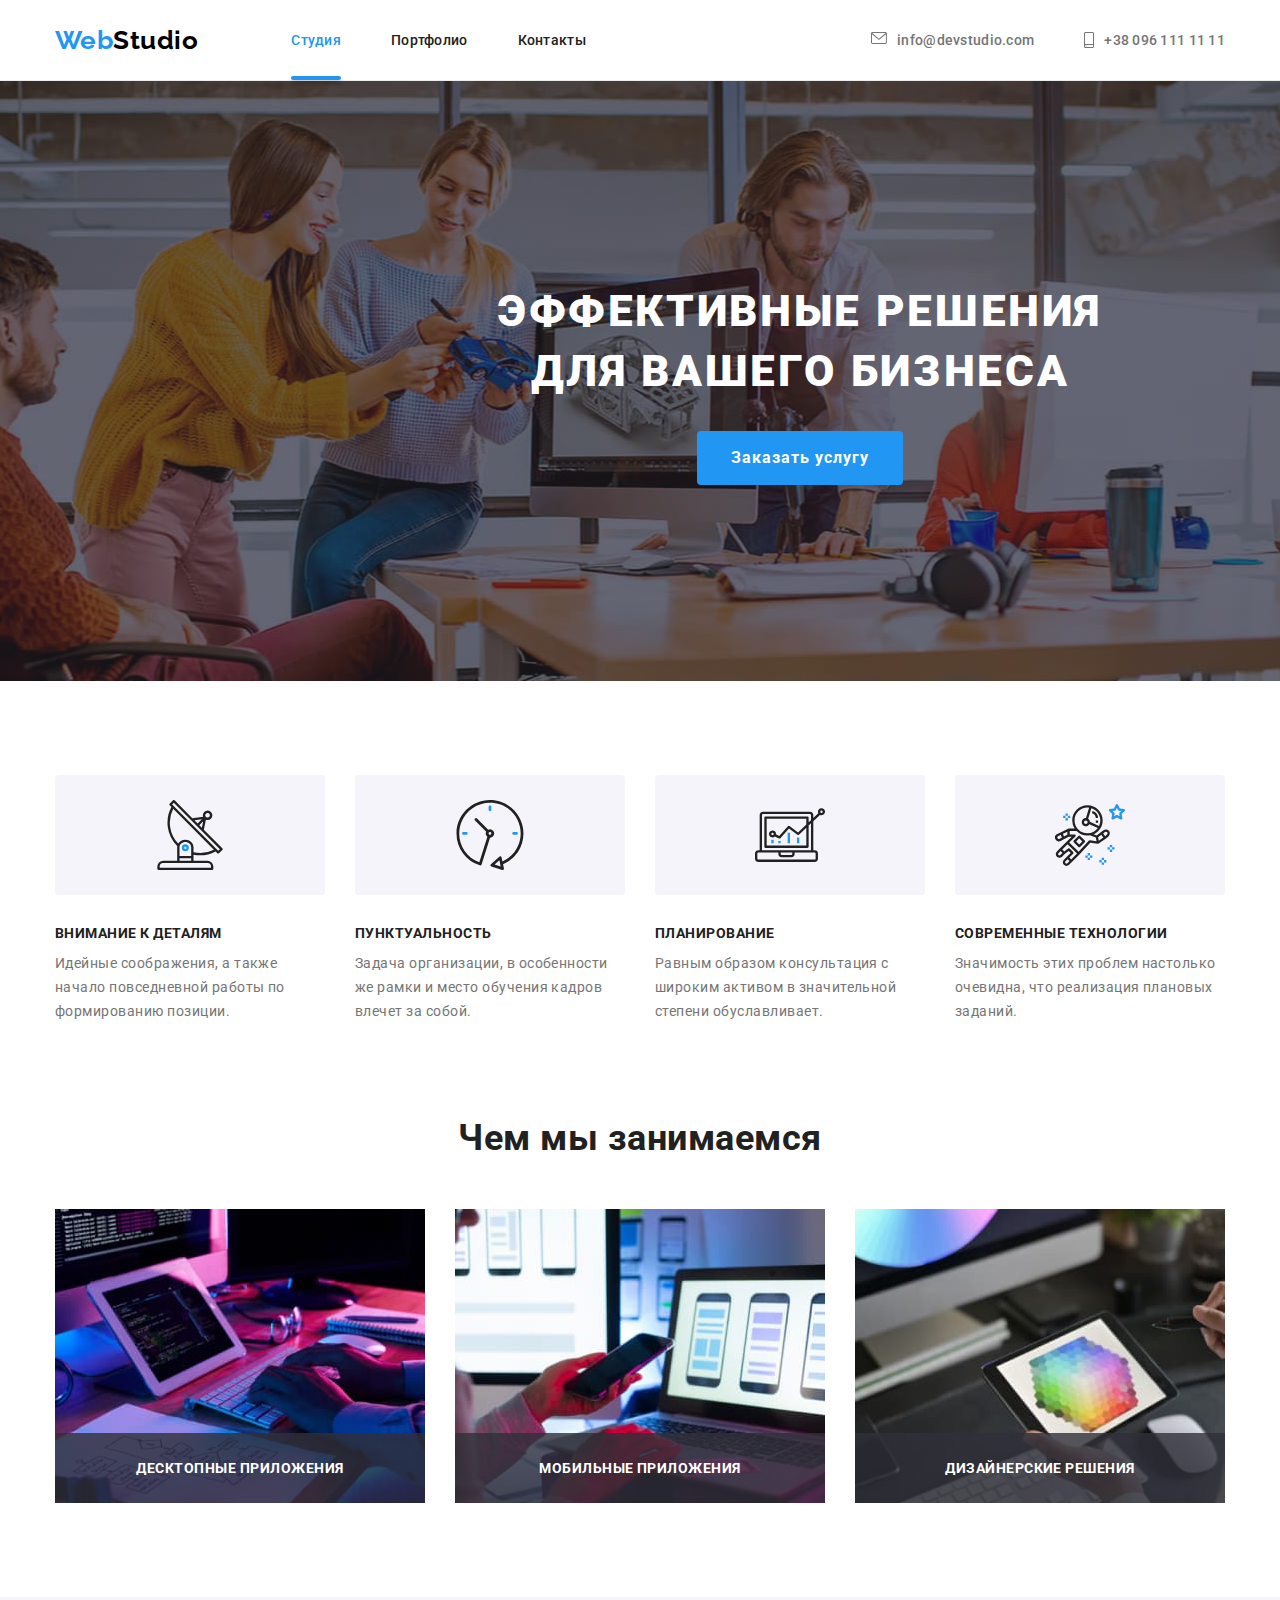
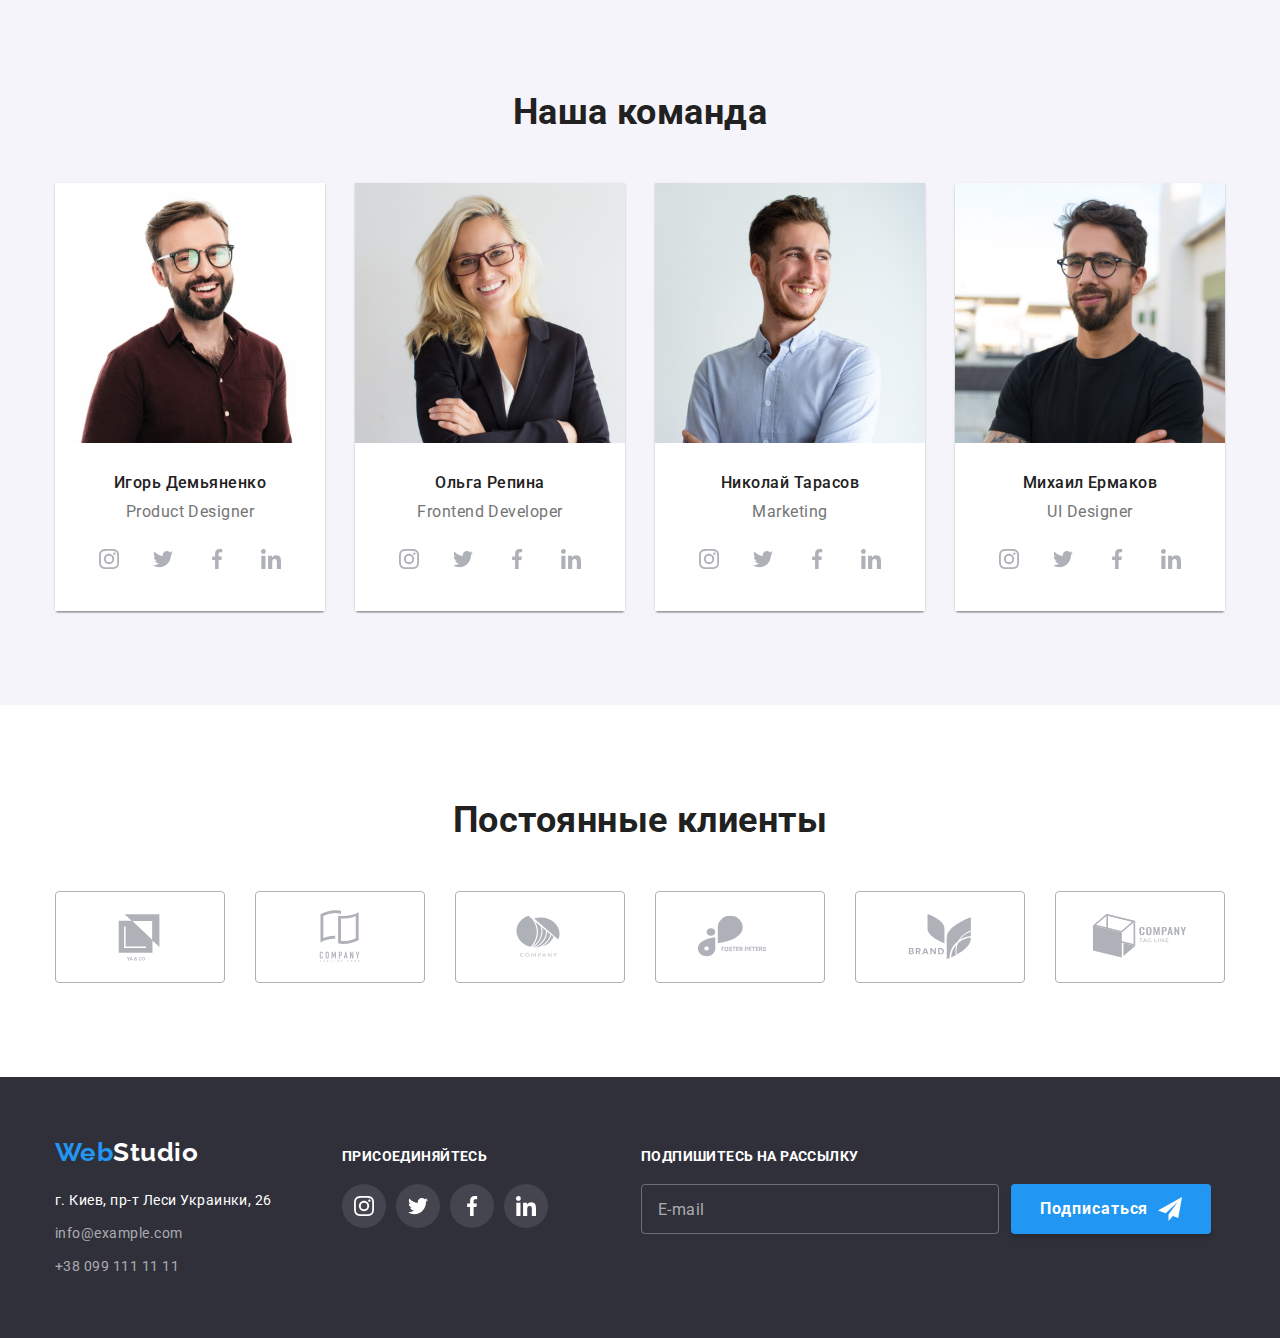
<file: index.html>
<!DOCTYPE html>
<html lang="ru">
  <head>
    <meta charset="UTF-8" />
    <meta http-equiv="X-UA-Compatible" content="IE=edge" />
    <meta name="viewport" content="width=device-width, initial-scale=1.0" />
    <title>WebStudio</title>
    <link rel="preconnect" href="https://fonts.googleapis.com" />
    <link rel="preconnect" href="https://fonts.gstatic.com" crossorigin />
    <link
      href="https://fonts.googleapis.com/css2?family=Raleway:wght@700&family=Roboto:wght@400;500;700;900&display=swap"
      rel="stylesheet"
    />
    <link rel="stylesheet" href="./css/main.min.css" />
  </head>
  <body>
    <!-- Шапка -->
    <header class="head">
      <div class="container head--row">
        <nav class="navigation">
          <a class="logo link" href="./index.html" lang="en"
            ><span class="logo--color logo">Web</span>Studio</a
          >
          <ul class="head__list navigation__menu">
            <li class="head__item">
              <a class="head__title link current" href="./index.html">Студия</a>
            </li>
            <li class="head__item">
              <a class="head__title link" href="./portfolio.html">Портфолио</a>
            </li>
            <li class="head__item">
              <a class="head__title link" href="">Контакты</a>
            </li>
          </ul>
        </nav>
        <ul class="head__list">
          <li class="head__item">
            <a class="head__contact link" href="mailto:info@devstudio.com">
              <svg class="head__icon" width="16" height="12">
                <use href="./images/icons.svg#icon-envelope"></use>
              </svg>
              info@devstudio.com</a
            >
          </li>
          <li class="head__item">
            <a class="head__contact link" href="tel:+380961111111">
              <svg class="head__icon" width="10" height="16">
                <use href="./images/icons.svg#icon-smartphone"></use>
              </svg>
              +38 096 111 11 11</a
            >
          </li>
        </ul>
      </div>
    </header>
    <main>
      <!-- Секция герой -->
      <section class="hero">
        <div class="container">
          <h1 class="hero__title">
            Эффективные решения <br />
            для вашего бизнеса
          </h1>
          <button class="hero__button" type="button" data-modal-open>
            Заказать услугу
          </button>
        </div>
      </section>
      <!-- Секция без заголовка -->
      <section class="values section">
        <div class="container">
          <h2 class="visually-hidden">Ценности нашей компании</h2>
          <ul class="values__list">
            <li class="values__item list">
              <div class="values__icons">
                <svg width="70" height="70">
                  <use href="./images/icons.svg#icon-antenna"></use>
                </svg>
              </div>
              <h3 class="values__title sub-title">Внимание к деталям</h3>
              <p class="values__text">
                Идейные соображения, а также начало повседневной работы по
                формированию позиции.
              </p>
            </li>
            <li class="values__item list">
              <div class="values__icons">
                <svg width="70" height="70">
                  <use href="./images/icons.svg#icon-clock"></use>
                </svg>
              </div>
              <h3 class="values__title sub-title">Пунктуальность</h3>
              <p class="values__text">
                Задача организации, в особенности же рамки и место обучения
                кадров влечет за собой.
              </p>
            </li>
            <li class="values__item list">
              <div class="values__icons">
                <svg width="70" height="70">
                  <use href="./images/icons.svg#icon-diagram"></use>
                </svg>
              </div>
              <h3 class="values__title sub-title">Планирование</h3>
              <p class="values__text">
                Равным образом консультация с широким активом в значительной
                степени обуславливает.
              </p>
            </li>
            <li class="values__item list">
              <div class="values__icons">
                <svg width="70" height="70">
                  <use href="./images/icons.svg#icon-astronaut"></use>
                </svg>
              </div>
              <h3 class="values__title sub-title">Современные технологии</h3>
              <p class="values__text">
                Значимость этих проблем настолько очевидна, что реализация
                плановых заданий.
              </p>
            </li>
          </ul>
        </div>
      </section>
      <!-- Чем занимаемся -->
      <section class="doing section">
        <div class="container">
          <h2 class="section-title">Чем мы занимаемся</h2>
          <ul class="doing__list">
            <li class="doing__item list">
              <img
                class="image"
                width="370"
                src="./images/img-1-section-2.jpg"
                alt="Изображение работы с планшетом и компьютером"
              />
              <h3 class="doing__title sub-title">Десктопные приложения</h3>
            </li>
            <li class="doing__item list">
              <img
                class="image"
                width="370"
                src="./images/img-2-section-2.jpg"
                alt="Изображение работы с ноутбуком и телефоном"
              />
              <h3 class="doing__title sub-title">Мобильные приложения</h3>
            </li>
            <li class="doing__item list">
              <img
                class="image"
                width="370"
                src="./images/img-3-section-2.jpg"
                alt="Изображение работы с планшетом"
              />
              <h3 class="doing__title sub-title">Дизайнерские решения</h3>
            </li>
          </ul>
        </div>
      </section>
      <!-- Наша команда -->
      <section class="team section">
        <div class="container">
          <h2 class="section-title">Наша команда</h2>
          <ul class="team__list">
            <li class="team__item list">
              <img
                class="image"
                width="270"
                src="./images/img-product-designer.jpg"
                alt="Фото Игорь Демьяненко"
              />
              <div class="team-member">
                <h3 class="team-member__title">Игорь Демьяненко</h3>
                <p class="team-member__text" lang="en">Product Designer</p>
                <ul class="team-member__connect">
                  <li class="list">
                    <a
                      class="team-member__soc link"
                      href="https://www.instagram.com"
                      target="_blank"
                      rel="noopener noreferrer"
                    >
                      <svg class="team-member__icon" width="20" height="20">
                        <use href="./images/icons.svg#icon-instagram"></use>
                      </svg>
                    </a>
                  </li>
                  <li class="list">
                    <a
                      class="team-member__soc link"
                      href="https://www.twitter.com"
                      target="_blank"
                      rel="noopener noreferrer"
                    >
                      <svg class="team-member__icon" width="20" height="20">
                        <use href="./images/icons.svg#icon-twitter"></use>
                      </svg>
                    </a>
                  </li>
                  <li class="list">
                    <a
                      class="team-member__soc link"
                      href="https://www.facebook.com"
                      target="_blank"
                      rel="noopener noreferrer"
                    >
                      <svg class="team-member__icon" width="20" height="20">
                        <use href="./images/icons.svg#icon-facebook"></use>
                      </svg>
                    </a>
                  </li>
                  <li class="list">
                    <a
                      class="team-member__soc link"
                      href="https://www.linkedin.com"
                      target="_blank"
                      rel="noopener noreferrer"
                    >
                      <svg class="team-member__icon" width="20" height="20">
                        <use href="./images/icons.svg#icon-linkedin"></use>
                      </svg>
                    </a>
                  </li>
                </ul>
              </div>
            </li>
            <li class="team__item list">
              <img
                class="image"
                width="270"
                src="./images/img-frontend-developer.jpg"
                alt="Фото Ольга Репина"
              />
              <div class="team-member">
                <h3 class="team-member__title">Ольга Репина</h3>
                <p class="team-member__text" lang="en">Frontend Developer</p>
                <ul class="team-member__connect">
                  <li class="list">
                    <a
                      class="team-member__soc link"
                      href="https://www.instagram.com"
                      target="_blank"
                      rel="noopener noreferrer"
                    >
                      <svg class="team-member__icon" width="20" height="20">
                        <use href="./images/icons.svg#icon-instagram"></use>
                      </svg>
                    </a>
                  </li>
                  <li class="list">
                    <a
                      class="team-member__soc link"
                      href="https://www.twitter.com"
                      target="_blank"
                      rel="noopener noreferrer"
                    >
                      <svg class="team-member__icon" width="20" height="20">
                        <use href="./images/icons.svg#icon-twitter"></use>
                      </svg>
                    </a>
                  </li>
                  <li class="list">
                    <a
                      class="team-member__soc link"
                      href="https://www.facebook.com"
                      target="_blank"
                      rel="noopener noreferrer"
                    >
                      <svg class="team-member__icon" width="20" height="20">
                        <use href="./images/icons.svg#icon-facebook"></use>
                      </svg>
                    </a>
                  </li>
                  <li class="list">
                    <a
                      class="team-member__soc link"
                      href="https://www.linkedin.com"
                      target="_blank"
                      rel="noopener noreferrer"
                    >
                      <svg class="team-member__icon" width="20" height="20">
                        <use href="./images/icons.svg#icon-linkedin"></use>
                      </svg>
                    </a>
                  </li>
                </ul>
              </div>
            </li>
            <li class="team__item list">
              <img
                class="image"
                width="270"
                src="./images/img-marketing.jpg"
                alt="Фото Николай Тарасов"
              />
              <div class="team-member">
                <h3 class="team-member__title">Николай Тарасов</h3>
                <p class="team-member__text" lang="en">Marketing</p>
                <ul class="team-member__connect">
                  <li class="list">
                    <a
                      class="team-member__soc link"
                      href="https://www.instagram.com"
                      target="_blank"
                      rel="noopener noreferrer"
                    >
                      <svg class="team-member__icon" width="20" height="20">
                        <use href="./images/icons.svg#icon-instagram"></use>
                      </svg>
                    </a>
                  </li>
                  <li class="list">
                    <a
                      class="team-member__soc link"
                      href="https://www.twitter.com"
                      target="_blank"
                      rel="noopener noreferrer"
                    >
                      <svg class="team-member__icon" width="20" height="20">
                        <use href="./images/icons.svg#icon-twitter"></use>
                      </svg>
                    </a>
                  </li>
                  <li class="list">
                    <a
                      class="team-member__soc link"
                      href="https://www.facebook.com"
                      target="_blank"
                      rel="noopener noreferrer"
                    >
                      <svg class="team-member__icon" width="20" height="20">
                        <use href="./images/icons.svg#icon-facebook"></use>
                      </svg>
                    </a>
                  </li>
                  <li class="list">
                    <a
                      class="team-member__soc link"
                      href="https://www.linkedin.com"
                      target="_blank"
                      rel="noopener noreferrer"
                    >
                      <svg class="team-member__icon" width="20" height="20">
                        <use href="./images/icons.svg#icon-linkedin"></use>
                      </svg>
                    </a>
                  </li>
                </ul>
              </div>
            </li>
            <li class="team__item list">
              <img
                class="image"
                width="270"
                src="./images/img-ui-designer.jpg"
                alt="Фото Михаил Ермаков"
              />
              <div class="team-member">
                <h3 class="team-member__title">Михаил Ермаков</h3>
                <p class="team-member__text" lang="en">UI Designer</p>
                <ul class="team-member__connect">
                  <li class="list">
                    <a
                      class="team-member__soc link"
                      href="https://www.instagram.com"
                      target="_blank"
                      rel="noopener noreferrer"
                    >
                      <svg class="team-member__icon" width="20" height="20">
                        <use href="./images/icons.svg#icon-instagram"></use>
                      </svg>
                    </a>
                  </li>
                  <li class="list">
                    <a
                      class="team-member__soc link"
                      href="https://www.twitter.com"
                      target="_blank"
                      rel="noopener noreferrer"
                    >
                      <svg class="team-member__icon" width="20" height="20">
                        <use href="./images/icons.svg#icon-twitter"></use>
                      </svg>
                    </a>
                  </li>
                  <li class="list">
                    <a
                      class="team-member__soc link"
                      href="https://www.facebook.com"
                      target="_blank"
                      rel="noopener noreferrer"
                    >
                      <svg class="team-member__icon" width="20" height="20">
                        <use href="./images/icons.svg#icon-facebook"></use>
                      </svg>
                    </a>
                  </li>
                  <li class="list">
                    <a
                      class="team-member__soc link"
                      href="https://www.linkedin.com"
                      target="_blank"
                      rel="noopener noreferrer"
                    >
                      <svg class="team-member__icon" width="20" height="20">
                        <use href="./images/icons.svg#icon-linkedin"></use>
                      </svg>
                    </a>
                  </li>
                </ul>
              </div>
            </li>
          </ul>
        </div>
      </section>
      <!-- Постоянные клиенты -->
      <section class="section">
        <div class="container">
          <h2 class="section-title">Постоянные клиенты</h2>
          <ul class="client-list">
            <li class="list">
              <a
                class="client link"
                href=""
                target="_blank"
                rel="noopener noreferrer"
              >
                <svg class="client__icon" width="106" height="60">
                  <use href="./images/icons.svg#icon-Logo-1"></use>
                </svg>
              </a>
            </li>
            <li class="list">
              <a
                class="client link"
                href=""
                target="_blank"
                rel="noopener noreferrer"
              >
                <svg class="client__icon" width="106" height="60">
                  <use href="./images/icons.svg#icon-Logo-2"></use>
                </svg>
              </a>
            </li>
            <li class="list">
              <a
                class="client link"
                href=""
                target="_blank"
                rel="noopener noreferrer"
              >
                <svg class="client__icon" width="106" height="60">
                  <use href="./images/icons.svg#icon-Logo-3"></use>
                </svg>
              </a>
            </li>
            <li class="list">
              <a
                class="client link"
                href=""
                target="_blank"
                rel="noopener noreferrer"
              >
                <svg class="client__icon" width="106" height="60">
                  <use href="./images/icons.svg#icon-Logo-4"></use>
                </svg>
              </a>
            </li>
            <li class="list">
              <a
                class="client link"
                href=""
                target="_blank"
                rel="noopener noreferrer"
              >
                <svg class="client__icon" width="106" height="60">
                  <use href="./images/icons.svg#icon-Logo-5"></use>
                </svg>
              </a>
            </li>
            <li class="list">
              <a
                class="client link"
                href=""
                target="_blank"
                rel="noopener noreferrer"
              >
                <svg class="client__icon" width="106" height="60">
                  <use href="./images/icons.svg#icon-Logo-6"></use>
                </svg>
              </a>
            </li>
          </ul>
        </div>
      </section>
    </main>
    <!-- Подвал -->
    <footer class="foot">
      <div class="container">
        <div>
          <a class="logo link" href="./index.html" lang="en"
            ><span class="logo--color logo">Web</span>Studio</a
          >
          <address class="foot-address">
            г. Киев, пр-т Леси Украинки, 26
            <a class="foot-contact" href="mailto:info@example.com"
              >info@example.com</a
            >
            <a class="foot-contact" href="tel:+380991111111"
              >+38 099 111 11 11</a
            >
          </address>
        </div>
        <div class="join">
          <b class="join__title">Присоединяйтесь</b>
          <ul class="join__list">
            <li class="list">
              <a
                class="join__soc link"
                href="https://www.instagram.com"
                target="_blank"
                rel="noopener noreferrer"
              >
                <svg class="join__icon" width="20" height="20">
                  <use href="./images/icons.svg#icon-instagram"></use>
                </svg>
              </a>
            </li>
            <li class="list">
              <a
                class="join__soc link"
                href="https://www.twitter.com"
                target="_blank"
                rel="noopener noreferrer"
              >
                <svg class="join__icon" width="20" height="20">
                  <use href="./images/icons.svg#icon-twitter"></use>
                </svg>
              </a>
            </li>
            <li class="list">
              <a
                class="join__soc link"
                href="https://www.facebook.com"
                target="_blank"
                rel="noopener noreferrer"
              >
                <svg class="join__icon" width="20" height="20">
                  <use href="./images/icons.svg#icon-facebook"></use>
                </svg>
              </a>
            </li>
            <li class="list">
              <a
                class="join__soc link"
                href="https://www.linkedin.com"
                target="_blank"
                rel="noopener noreferrer"
              >
                <svg class="join__icon" width="20" height="20">
                  <use href="./images/icons.svg#icon-linkedin"></use>
                </svg>
              </a>
            </li>
          </ul>
        </div>
        <form class="foot-form">
          <b class="join__title">Подпишитесь на рассылку</b>
          <div class="form__wrap">
            <input
              class="foot-form__input"
              type="email"
              id="submit"
              name="footer-submit"
              placeholder="E-mail"
            />
            <button class="btn-submit" type="submit">
              <span class="btn-submit__title">Подписаться</span>
              <svg class="btn-submit__icon" width="24" height="24">
                <use href="./images/icons.svg#icon-send"></use>
              </svg>
            </button>
          </div>
        </form>
      </div>
    </footer>
    <!-- Модал окно -->
    <div class="overlay is-hidden" data-modal>
      <div class="modal">
        <button class="modal__button" type="button" data-modal-close>
          <svg class="modal__icon" width="18" height="18">
            <use href="./images/icons.svg#icon-close"></use>
          </svg>
        </button>
        <form class="modal-form">
          <p class="modal-form__title">
            Оставьте свои данные, мы вам перезвоним
          </p>
          <label class="modal-form__label" for="name">Имя</label>
          <div class="modal-form__wrap">
            <input
              autofocus
              class="modal-form__field"
              type="text"
              name="reg-name"
              id="name"
              placeholder=" "
            />
            <svg width="18" height="18" class="modal-form__icon">
              <use href="./images/icons.svg#icon-person"></use>
            </svg>
          </div>
          <label class="modal-form__label" for="tel">Телефон</label>
          <div class="modal-form__wrap">
            <input
              class="modal-form__field"
              type="tel"
              name="reg-tel"
              id="tel"
              placeholder=" "
            />
            <svg width="18" height="18" class="modal-form__icon">
              <use href="./images/icons.svg#icon-phone"></use>
            </svg>
          </div>
          <label class="modal-form__label" for="email">Почта</label>
          <div class="modal-form__wrap">
            <input
              class="modal-form__field"
              type="email"
              name="reg-email"
              id="email"
              placeholder=" "
            />
            <svg width="18" height="18" class="modal-form__icon">
              <use href="./images/icons.svg#icon-email"></use>
            </svg>
          </div>
          <label class="modal-form__label" for="comment">Комментарий</label>
          <textarea
            class="comment-field modal-form__field"
            name="comment"
            id="comment"
            cols="30"
            rows="10"
            placeholder="Введите текст"
          ></textarea>
          <input
            class="modal-policy visually-hidden"
            type="checkbox"
            name="policy"
            id="policy"
          />
          <label class="modal-policy__label" for="policy"
            ><span class="modal-policy__check"></span>
            <span class="modal-policy__text"
              >Соглашаюсь с рассылкой и принимаю&nbsp;</span
            ><a class="modal-policy__link" href="">Условия договора</a></label
          >
          <button class="btn-submit" type="submit">Отправить</button>
        </form>
      </div>
    </div>
    <script src="./js/modal.js"></script>
  </body>
</html>
</file>
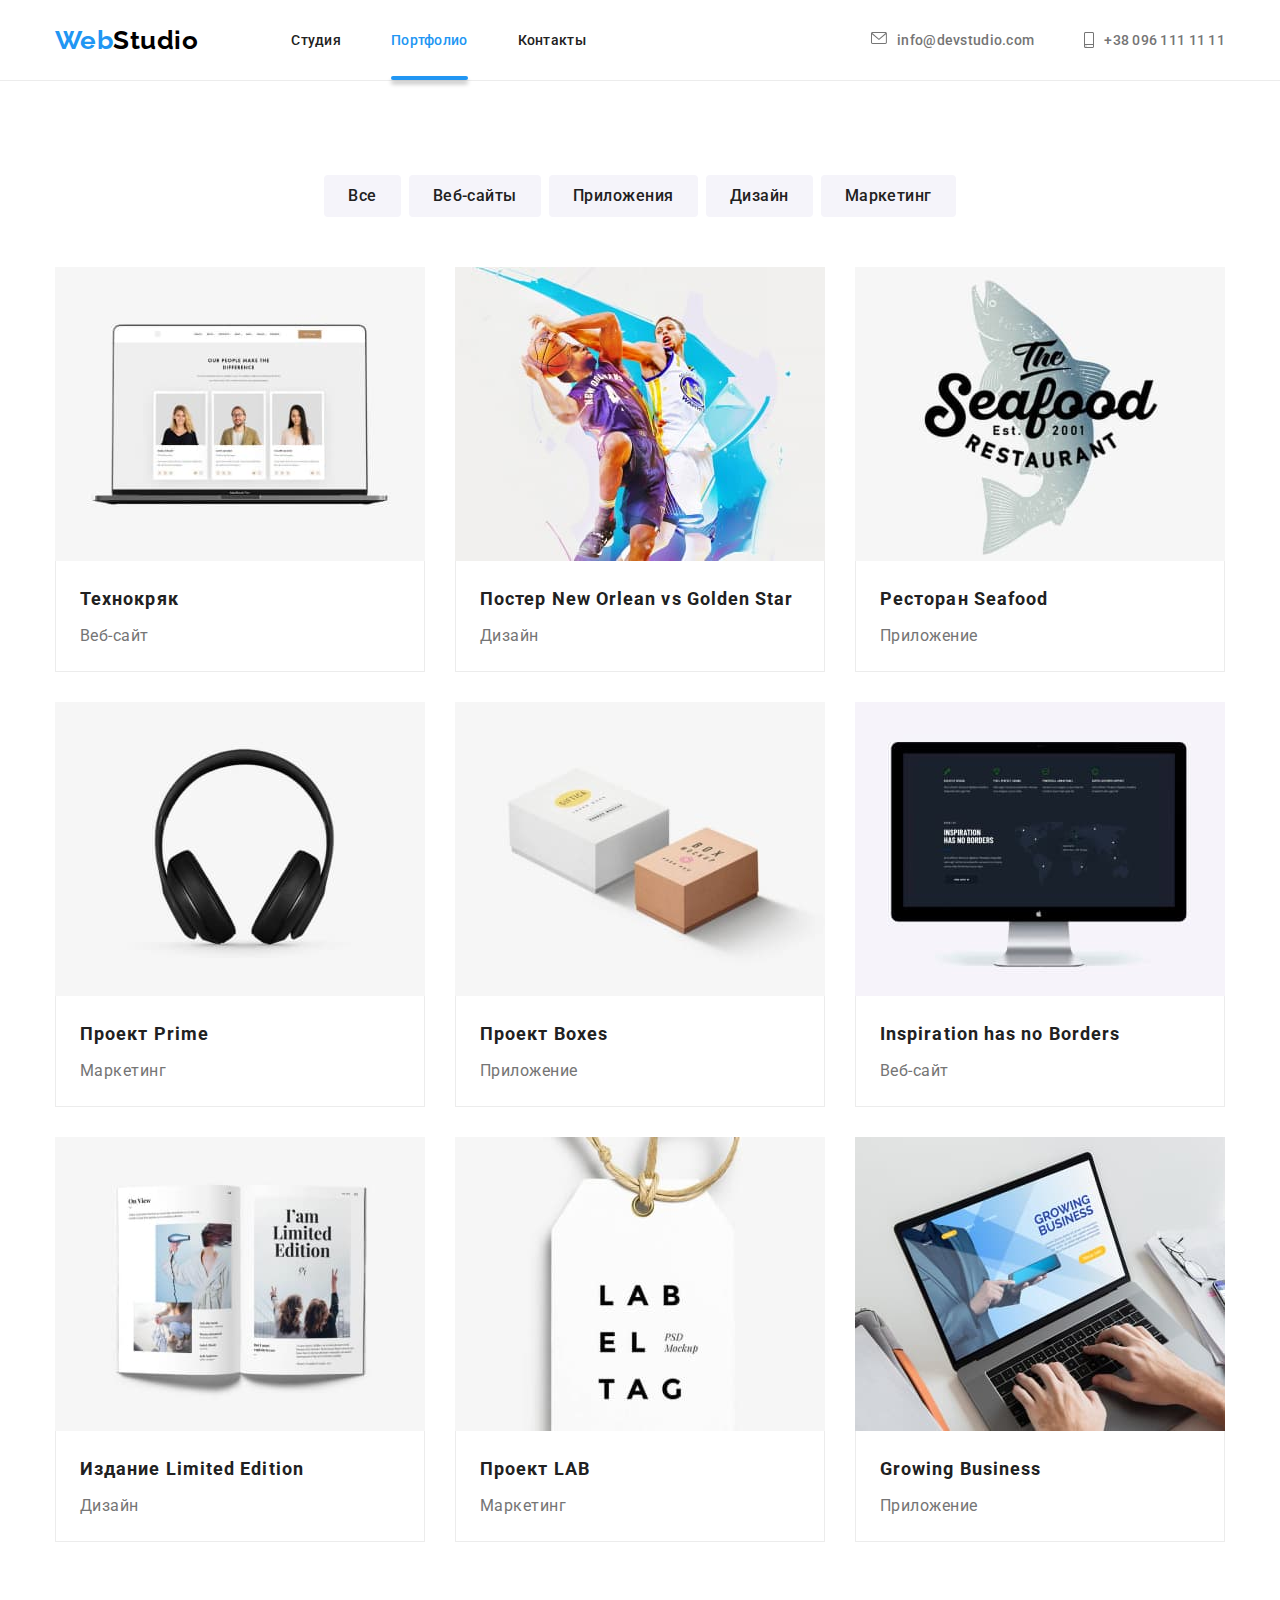
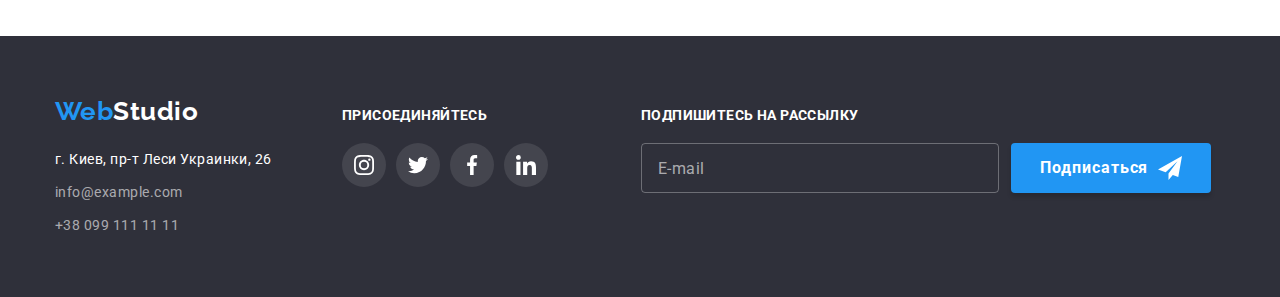
<file: portfolio.html>
<!DOCTYPE html>
<html lang="ru">
  <head>
    <meta charset="UTF-8" />
    <meta http-equiv="X-UA-Compatible" content="IE=edge" />
    <meta name="viewport" content="width=device-width, initial-scale=1.0" />
    <title>WebStudio Portfolio</title>
    <link rel="preconnect" href="https://fonts.googleapis.com" />
    <link rel="preconnect" href="https://fonts.gstatic.com" crossorigin />
    <link
      href="https://fonts.googleapis.com/css2?family=Raleway:wght@700&family=Roboto:wght@400;500;700;900&display=swap"
      rel="stylesheet"
    />
    <link rel="stylesheet" href="./css/main.min.css" />
  </head>
  <body>
    <!-- Шапка -->
    <header class="head">
      <div class="container head--row">
        <nav class="navigation">
          <a class="logo link" href="./index.html" lang="en"
            ><span class="logo--color logo">Web</span>Studio</a
          >
          <ul class="head__list navigation__menu">
            <li class="head__item">
              <a class="head__title link" href="./index.html">Студия</a>
            </li>
            <li class="head__item">
              <a class="head__title link current" href="./portfolio.html"
                >Портфолио</a
              >
            </li>
            <li class="head__item">
              <a class="head__title link" href="">Контакты</a>
            </li>
          </ul>
        </nav>
        <ul class="head__list">
          <li class="head__item">
            <a class="head__contact link" href="mailto:info@devstudio.com">
              <svg class="head__icon" width="16" height="12">
                <use href="./images/icons.svg#icon-envelope"></use>
              </svg>
              info@devstudio.com</a
            >
          </li>
          <li class="head__item">
            <a class="head__contact link" href="tel:+380961111111">
              <svg class="head__icon" width="10" height="16">
                <use href="./images/icons.svg#icon-smartphone"></use>
              </svg>
              +38 096 111 11 11</a
            >
          </li>
        </ul>
      </div>
    </header>
    <main>
      <section class="work section">
        <div class="container">
          <!-- Фильтр по работам -->
          <ul class="work-filter">
            <li class="work-filter__item list">
              <button class="work-filter__button" type="button">Все</button>
            </li>
            <li class="work-filter__item list">
              <button class="work-filter__button" type="button">
                Веб-сайты
              </button>
            </li>
            <li class="work-filter__item list">
              <button class="work-filter__button" type="button">
                Приложения
              </button>
            </li>
            <li class="work-filter__item list">
              <button class="work-filter__button" type="button">Дизайн</button>
            </li>
            <li class="work-filter__item list">
              <button class="work-filter__button" type="button">
                Маркетинг
              </button>
            </li>
          </ul>
          <!-- Образцы работ -->
          <h1 class="visually-hidden">Образцы выполненных поектов</h1>
          <ul class="work-list">
            <li class="work-list__item list">
              <a class="work-list__link link" href=""
                ><div class="work-list__img-wrapper">
                  <img
                    class="image"
                    width="370"
                    src="./images/portfolio/img-techno.jpg"
                    alt="Фото экрана ноутбука"
                  />
                  <p class="work-list__ower-text">
                    Ресурс предлагает комплексные предложения с разным уровнем
                    функционала и сервисов. Все это позволит посетителю получить
                    исчерпывающие сведения о компании или частном лице.
                  </p>
                </div>
                <div class="work-card">
                  <h2 class="work-card__title">Технокряк</h2>
                  <p class="work-card__text">Веб-сайт</p>
                </div></a
              >
            </li>
            <li class="work-list__item list">
              <a class="work-list__link link" href=""
                ><div class="work-list__img-wrapper">
                  <img
                    class="image"
                    width="370"
                    src="./images/portfolio/img-neworleanvsgoldenstar.jpg"
                    alt="Изображение два баскетболиста с мячом"
                  />
                  <p class="work-list__ower-text">
                    Ресурс предлагает комплексные предложения с разным уровнем
                    функционала и сервисов. Все это позволит посетителю получить
                    исчерпывающие сведения о компании или частном лице.
                  </p>
                </div>
                <div class="work-card">
                  <h2 class="work-card__title">
                    Постер <span lang="en">New Orlean vs Golden Star</span>
                  </h2>
                  <p class="work-card__text">Дизайн</p>
                </div></a
              >
            </li>
            <li class="work-list__item list">
              <a class="work-list__link link" href=""
                ><div class="work-list__img-wrapper">
                  <img
                    class="image"
                    width="370"
                    src="./images/portfolio/img-seafood.jpg"
                    alt="Изображение логотип рыба"
                  />
                  <p class="work-list__ower-text">
                    Ресурс предлагает комплексные предложения с разным уровнем
                    функционала и сервисов. Все это позволит посетителю получить
                    исчерпывающие сведения о компании или частном лице.
                  </p>
                </div>
                <div class="work-card">
                  <h2 class="work-card__title">
                    Ресторан <span lang="en">Seafood</span>
                  </h2>
                  <p class="work-card__text">Приложение</p>
                </div></a
              >
            </li>
            <li class="work-list__item list">
              <a class="work-list__link link" href=""
                ><div class="work-list__img-wrapper">
                  <img
                    class="image"
                    width="370"
                    src="./images/portfolio/img-prime.jpg"
                    alt="Фото наушники"
                  />
                  <p class="work-list__ower-text">
                    Ресурс предлагает комплексные предложения с разным уровнем
                    функционала и сервисов. Все это позволит посетителю получить
                    исчерпывающие сведения о компании или частном лице.
                  </p>
                </div>
                <div class="work-card">
                  <h2 class="work-card__title">
                    Проект <span lang="en">Prime</span>
                  </h2>
                  <p class="work-card__text">Маркетинг</p>
                </div></a
              >
            </li>
            <li class="work-list__item list">
              <a class="work-list__link link" href=""
                ><div class="work-list__img-wrapper">
                  <img
                    class="image"
                    width="370"
                    src="./images/portfolio/img-boxes.jpg"
                    alt="Фото две коробки"
                  />
                  <p class="work-list__ower-text">
                    Ресурс предлагает комплексные предложения с разным уровнем
                    функционала и сервисов. Все это позволит посетителю получить
                    исчерпывающие сведения о компании или частном лице.
                  </p>
                </div>
                <div class="work-card">
                  <h2 class="work-card__title">
                    Проект <span lang="en">Boxes</span>
                  </h2>
                  <p class="work-card__text">Приложение</p>
                </div></a
              >
            </li>
            <li class="work-list_item list">
              <a class="work-list__link link" href=""
                ><div class="work-list__img-wrapper">
                  <img
                    class="image"
                    width="370"
                    src="./images/portfolio/img-inspirationhasnoborders.jpg"
                    alt="Фото монитор компьютера"
                  />
                  <p class="work-list__ower-text">
                    Ресурс предлагает комплексные предложения с разным уровнем
                    функционала и сервисов. Все это позволит посетителю получить
                    исчерпывающие сведения о компании или частном лице.
                  </p>
                </div>
                <div class="work-card">
                  <h2 class="work-card__title" lang="en">
                    Inspiration has no Borders
                  </h2>
                  <p class="work-card__text">Веб-сайт</p>
                </div></a
              >
            </li>
            <li class="work-list__item list">
              <a class="work-list__link link" href=""
                ><div class="work-list__img-wrapper">
                  <img
                    class="image"
                    width="370"
                    src="./images/portfolio/img-limitededition.jpg"
                    alt="Фото журнал"
                  />
                  <p class="work-list__ower-text">
                    Ресурс предлагает комплексные предложения с разным уровнем
                    функционала и сервисов. Все это позволит посетителю получить
                    исчерпывающие сведения о компании или частном лице.
                  </p>
                </div>
                <div class="work-card">
                  <h2 class="work-card__title">
                    Издание <span lang="en">Limited Edition</span>
                  </h2>
                  <p class="work-card__text">Дизайн</p>
                </div></a
              >
            </li>
            <li class="work-list__item list">
              <a class="work-list__link link" href=""
                ><div class="work-list__img-wrapper">
                  <img
                    class="image"
                    width="370"
                    src="./images/portfolio/img-lab.jpg"
                    alt="Фото бирка с логотипом"
                  />
                  <p class="work-list__ower-text">
                    Ресурс предлагает комплексные предложения с разным уровнем
                    функционала и сервисов. Все это позволит посетителю получить
                    исчерпывающие сведения о компании или частном лице.
                  </p>
                </div>
                <div class="work-card">
                  <h2 class="work-card__title">
                    Проект <span lang="en">LAB</span>
                  </h2>
                  <p class="work-card__text">Маркетинг</p>
                </div></a
              >
            </li>
            <li class="work-list__item list">
              <a class="work-list__link link" href=""
                ><div class="work-list__img-wrapper">
                  <img
                    class="image"
                    width="370"
                    src="./images/portfolio/img-growingbusiness.jpg"
                    alt="Фото работа за ноутбуком"
                  />
                  <p class="work-list__ower-text">
                    Ресурс предлагает комплексные предложения с разным уровнем
                    функционала и сервисов. Все это позволит посетителю получить
                    исчерпывающие сведения о компании или частном лице.
                  </p>
                </div>
                <div class="work-card">
                  <h2 class="work-card__title" lang="en">Growing Business</h2>
                  <p class="work-card__text">Приложение</p>
                </div></a
              >
            </li>
          </ul>
        </div>
      </section>
    </main>
    <!-- Подвал -->
    <footer class="foot">
      <div class="container">
        <div>
          <a class="logo link" href="./index.html" lang="en"
            ><span class="logo--color logo">Web</span>Studio</a
          >
          <address class="foot-address">
            г. Киев, пр-т Леси Украинки, 26
            <a class="foot-contact" href="mailto:info@example.com"
              >info@example.com</a
            >
            <a class="foot-contact" href="tel:+380991111111"
              >+38 099 111 11 11</a
            >
          </address>
        </div>
        <div class="join">
          <b class="join__title">Присоединяйтесь</b>
          <ul class="join__list">
            <li class="list">
              <a
                class="join__soc link"
                href="https://www.instagram.com"
                target="_blank"
                rel="noopener noreferrer"
              >
                <svg class="join__icon" width="20" height="20">
                  <use href="./images/icons.svg#icon-instagram"></use>
                </svg>
              </a>
            </li>
            <li class="list">
              <a
                class="join__soc link"
                href="https://www.twitter.com"
                target="_blank"
                rel="noopener noreferrer"
              >
                <svg class="join__icon" width="20" height="20">
                  <use href="./images/icons.svg#icon-twitter"></use>
                </svg>
              </a>
            </li>
            <li class="list">
              <a
                class="join__soc link"
                href="https://www.facebook.com"
                target="_blank"
                rel="noopener noreferrer"
              >
                <svg class="join__icon" width="20" height="20">
                  <use href="./images/icons.svg#icon-facebook"></use>
                </svg>
              </a>
            </li>
            <li class="list">
              <a
                class="join__soc link"
                href="https://www.linkedin.com"
                target="_blank"
                rel="noopener noreferrer"
              >
                <svg class="join__icon" width="20" height="20">
                  <use href="./images/icons.svg#icon-linkedin"></use>
                </svg>
              </a>
            </li>
          </ul>
        </div>
        <form class="foot-form">
          <b class="join__title">Подпишитесь на рассылку</b>
          <div class="form__wrap">
            <input
              class="foot-form__input"
              type="email"
              id="submit"
              name="footer-submit"
              placeholder="E-mail"
            />
            <button class="btn-submit" type="submit">
              <span class="btn-submit__title">Подписаться</span>
              <svg class="btn-submit__icon" width="24" height="24">
                <use href="./images/icons.svg#icon-send"></use>
              </svg>
            </button>
          </div>
        </form>
      </div>
    </footer>
  </body>
</html>
</file>
<file: css/main.min.css>
h1,h2,h3,ul,p{margin:0}ul{margin:0;padding-left:0}.link{text-decoration:none}.list{list-style:none}/*! modern-normalize v1.1.0 | MIT License | https://github.com/sindresorhus/modern-normalize */*,::after,::before{box-sizing:border-box}html{-moz-tab-size:4;-o-tab-size:4;tab-size:4}html{line-height:1.15;-webkit-text-size-adjust:100%}body{margin:0}body{font-family:system-ui,-apple-system,"Segoe UI",Roboto,Helvetica,Arial,sans-serif,"Apple Color Emoji","Segoe UI Emoji"}hr{height:0;color:inherit}abbr[title]{-webkit-text-decoration:underline dotted;text-decoration:underline dotted}b,strong{font-weight:bolder}code,kbd,pre,samp{font-family:ui-monospace,SFMono-Regular,Consolas,"Liberation Mono",Menlo,monospace;font-size:1em}small{font-size:80%}sub,sup{font-size:75%;line-height:0;position:relative;vertical-align:baseline}sub{bottom:-0.25em}sup{top:-0.5em}table{text-indent:0;border-color:inherit}button,input,optgroup,select,textarea{font-family:inherit;font-size:100%;line-height:1.15;margin:0}button,select{text-transform:none}[type=button],[type=reset],[type=submit],button{-webkit-appearance:button}::-moz-focus-inner{border-style:none;padding:0}:-moz-focusring{outline:1px dotted ButtonText}:-moz-ui-invalid{box-shadow:none}legend{padding:0}progress{vertical-align:baseline}::-webkit-inner-spin-button,::-webkit-outer-spin-button{height:auto}[type=search]{-webkit-appearance:textfield;outline-offset:-2px}::-webkit-search-decoration{-webkit-appearance:none}::-webkit-file-upload-button{-webkit-appearance:button;font:inherit}summary{display:list-item}body{color:var(--main-text-color);background-color:#fff;font-family:"Roboto",sans-serif;letter-spacing:.03em}.container{width:1200px;margin-left:auto;margin-right:auto;padding:0 15px}.section{padding:94px 0}.section-title{font-size:36px;line-height:1.1666666667;text-align:center;color:var(--title-color);margin-bottom:50px}.image{display:block}.modal-policy__label,.join__soc,.client,.team-member__soc,.values__icons,.modal__button,.btn-submit,.head__icon{align-items:center;justify-content:center;display:flex}:root{--title-color: #212121;--main-text-color: #757575;--activ-text-color: #2196f3;--icon-fill: #afb1b8;--trans-duration: 250ms;--trans-time-function: cubic-bezier(0.4, 0, 0.2, 1)}.visually-hidden{position:absolute;white-space:nowrap;width:1px;height:1px;overflow:hidden;border:0;padding:0;clip:rect(0 0 0 0);-webkit-clip-path:inset(50%);clip-path:inset(50%);margin:-1px}.head{border-bottom:1px solid #ececec}.head .head__item:not(:last-child){margin-right:50px}.head__title{color:var(--title-color);font-weight:500;font-size:14px;line-height:1.1428571429;letter-spacing:.02em;display:block;padding:32px 0;transition:color var(--trans-duration) var(--trans-time-function)}.head__title:hover,.head__title:focus{color:var(--activ-text-color)}.head__list{display:flex;align-items:center}.head__list .head__item{display:flex;align-items:center}.head__list .link.current{color:var(--activ-text-color)}.navigation{display:flex;align-items:center}.navigation .navigation__menu{margin-left:93px}.head--row{display:flex;align-items:center;justify-content:space-between}.logo{font-weight:700;font-size:26px;line-height:1.1923076923;color:#000;font-family:"Raleway",sans-serif}.logo--color{color:#2196f3}.head__contact{font-weight:500;font-size:14px;line-height:1.1428571429;letter-spacing:.02em;color:var(--main-text-color);display:flex;transition:color var(--trans-duration) var(--trans-time-function)}.head .head__contact:hover,.head .head__contact:focus{color:var(--activ-text-color)}.head__icon{margin-right:10px;fill:var(--main-text-color);transition:fill var(--trans-duration) var(--trans-time-function)}.head__contact:hover>.head__icon,.head__contact:focus>.head__icon{fill:var(--activ-text-color)}.current{position:relative}.current::after{content:"";position:absolute;height:4px;width:100%;background-color:var(--activ-text-color);border-radius:2px;box-shadow:0px 4px 4px rgba(0,0,0,.25);left:0;bottom:0}.hero{height:600px;max-width:1600px;background:#c4c4c4;padding:200px;margin:0 auto;text-align:center;background-image:linear-gradient(to right, rgba(47, 48, 58, 0.4), rgba(47, 48, 58, 0.4)),url("../images/Img-bg-hero.jpg");background-size:cover;background-position:center}.hero__title{font-weight:900;font-size:44px;line-height:1.3636363636;letter-spacing:.06em;color:#fff;text-transform:uppercase;margin-bottom:30px}.hero__button{font-weight:700;font-size:16px;line-height:1.875;letter-spacing:.06em;background-color:var(--activ-text-color);color:#fff;font-family:inherit;font-style:inherit;cursor:pointer;display:inline-block;border-color:rgba(0,0,0,0);padding:10px 32px;border-radius:4px;min-width:200px;transition:background-color var(--trans-duration) var(--trans-time-function)}.hero__button:hover,.hero__button:focus{background-color:#188ce8}.work-filter__button{font-weight:500;font-size:16px;line-height:1.625;letter-spacing:.03em;font-family:inherit;font-style:inherit;color:#212121;background-color:#f5f4fa;cursor:pointer;display:inline-block;padding:6px 22px;border-radius:4px;min-width:73px;border-color:rgba(0,0,0,0);transition:color var(--trans-duration) var(--trans-time-function),background-color var(--trans-duration) var(--trans-time-function),box-shadow var(--trans-duration) var(--trans-time-function)}.work-filter__button:hover,.work-filter__button:focus{color:#fff;background-color:var(--activ-text-color);box-shadow:0px 3px 1px rgba(0,0,0,.1),0px 1px 2px rgba(0,0,0,.08),0px 2px 2px rgba(0,0,0,.12)}.btn-submit{font-weight:700;font-size:16px;line-height:1.875;letter-spacing:.06em;height:50px;min-width:200px;background-color:var(--activ-text-color);box-shadow:0px 4px 4px rgba(0,0,0,.15);border-radius:4px;color:#fff;border:none;padding:10px 29px;margin-left:12px;transition:background-color var(--trans-duration) var(--trans-time-function)}.btn-submit:hover,.btn-submit:focus{background-color:#188ce8}.modal-form>.btn-submit{margin-top:30px;margin-left:auto;margin-right:auto}.modal__button{position:absolute;right:8px;top:8px;width:30px;height:30px;background:#fff;border:1px solid rgba(0,0,0,.1);border-radius:50%}.values__list{display:flex}.values{padding-bottom:0}.values__item{width:270px}.values__item:not(:last-child){margin-right:30px}.values__icons{height:120px;background:#f5f4fa;border-radius:4px;margin-bottom:30px}.values__title{color:var(--title-color);margin-bottom:10px}.sub-title{font-size:14px;line-height:1.1428571429;text-transform:uppercase}.values__text{font-size:14px;line-height:1.7142857143;color:var(--main-text-color)}.doing__list{display:flex;justify-content:space-between}.doing__title{position:absolute;left:0;bottom:0;width:100%;color:#fff;background:rgba(47,48,58,.8);height:70px;text-align:center;padding:27px 0}.doing__item{position:relative}.team{background-color:#f5f4fa}.team__list{display:flex;gap:30px}.team__item{box-shadow:0px 1px 3px rgba(0,0,0,.12),0px 1px 1px rgba(0,0,0,.14),0px 2px 1px rgba(0,0,0,.2);border-radius:0px 0px 4px 4px}.team-member__title{font-weight:500;font-size:16px;line-height:1.1875;letter-spacing:.03em;text-align:center;color:var(--title-color);margin-bottom:10px}.team-member__text{font-size:16px;line-height:1.1875;letter-spacing:.03em;text-align:center;color:var(--main-text-color);margin-bottom:16px}.team-member{background-color:#fff;padding:30px 0}.team-member__soc{width:44px;height:44px;border-radius:50%;transition:background-color var(--trans-duration) var(--trans-time-function)}.team-member__soc:hover,.team-member__soc:focus{background-color:var(--activ-text-color)}.team-member__icon{fill:var(--icon-fill);transition:fill var(--trans-duration) var(--trans-time-function)}.team-member__soc:hover>.team-member__icon,.team-member__soc:focus>.team-member__icon{fill:#fff}.team-member__connect{display:flex;justify-content:center;gap:10px}.client-list{display:flex;gap:30px}.client__icon{fill:var(--icon-fill);transition:fill var(--trans-duration) var(--trans-time-function)}.client:hover>.client__icon,.client:focus>.client__icon{fill:var(--activ-text-color)}.client{width:170px;height:92px;border:1px solid #afb1b8;border-radius:4px;transition:border-color var(--trans-duration) var(--trans-time-function)}.client:hover,.client:focus{cursor:pointer;border-color:var(--activ-text-color)}.work-filter{margin-bottom:50px;display:flex;justify-content:center}.work-filter__item:not(:last-child){margin-right:8px}.work-list{display:flex;flex-wrap:wrap}.work-list__item{display:inline-block;transition:box-shadow var(--trans-duration) var(--trans-time-function);width:370px;margin-right:30px;margin-bottom:30px}.work-list__item:hover,.work-list__item:focus{box-shadow:0px 1px 1px rgba(0,0,0,.12),0px 4px 4px rgba(0,0,0,.06),1px 4px 6px rgba(0,0,0,.16);cursor:pointer}.work-list__item:nth-child(3n){margin-right:0}.work-list__item:nth-last-child(-n+3){margin-bottom:0}.work-list__img-wrapper{position:relative;overflow:hidden}.work-list__ower-text{font-size:18px;line-height:1.5555555556;letter-spacing:.03em;position:absolute;top:0;left:0;height:100%;padding:63px 24px;color:#fff;background-color:rgba(33,150,243,.9);transform:translateY(100%);transition:transform var(--trans-duration) var(--trans-time-function)}.work-list__link:hover .work-list__ower-text,.work-list__link:focus .work-list__ower-text{transform:translateY(0)}.work-card{border:1px solid #ececec;border-top:none;padding:20px 24px}.work-card__title{font-size:18px;line-height:2;letter-spacing:.06em;color:var(--title-color);margin-bottom:4px}.work-card__text{font-size:16px;line-height:1.875;color:var(--main-text-color)}.foot{background-color:#2f303a;padding:60px 0}.foot .link{color:#fff}.foot.logo{display:inline-block}.foot>.container{display:flex;align-items:baseline}.foot-address{font-size:14px;line-height:1.7142857143;font-style:normal;text-decoration:none;color:#fff;margin-top:20px}.foot-contact{font-size:14px;line-height:1.7142857143;text-decoration:none;color:rgba(255,255,255,.6);display:block;margin-top:9px;transition:color var(--trans-duration) var(--trans-time-function)}.foot-contact:hover,.foot-contact:focus{color:var(--activ-text-color)}.join{margin-left:70px}.join__title{font-weight:700;font-size:14px;line-height:1.1428571429;letter-spacing:.03em;display:block;text-transform:uppercase;color:#fff;margin-bottom:20px}.join__list{display:flex;gap:10px}.join__soc{width:44px;height:44px;border-radius:50%;background-color:rgba(255,255,255,.1);transition:background-color var(--trans-duration) var(--trans-time-function)}.join__soc:hover,.join__soc:focus{background-color:var(--activ-text-color)}.join__icon{fill:#fff}.foot-form{margin-left:93px}.form__wrap{display:flex}.foot-form__input{display:inline;width:358px;height:50px;background-color:rgba(0,0,0,0);color:#fff;border:1px solid rgba(255,255,255,.3);border-radius:4px;padding:15px 16px}.foot-form__input::-moz-placeholder{font-size:16px;line-height:1.25;letter-spacing:.03em;font-family:"Roboto";font-style:normal;color:rgba(255,255,255,.6)}.foot-form__input:-ms-input-placeholder{font-size:16px;line-height:1.25;letter-spacing:.03em;font-family:"Roboto";font-style:normal;color:rgba(255,255,255,.6)}.foot-form__input::placeholder{font-size:16px;line-height:1.25;letter-spacing:.03em;font-family:"Roboto";font-style:normal;color:rgba(255,255,255,.6)}.btn-submit__icon{fill:#fff}.btn-submit__title{margin-right:10px}.overlay{position:fixed;top:0;left:0;width:100vw;height:100vh;background-color:rgba(0,0,0,.2);transition:opacity var(--trans-duration) var(--trans-time-function),visibility var(--trans-duration) var(--trans-time-function)}.modal{position:absolute;top:50%;left:50%;transform:translate(-50%, -50%) scale(1);width:528px;padding:40px;min-height:581px;background:#fff;box-shadow:0px 1px 3px rgba(0,0,0,.12),0px 1px 1px rgba(0,0,0,.14),0px 2px 1px rgba(0,0,0,.2);border-radius:4px;transition:transform var(--trans-duration) var(--trans-time-function)}.overlay.is-hidden .modal{transform:translate(-50%, -50%) scale(1.3)}.modal__icon{transition:fill var(--trans-duration) var(--trans-time-function)}.modal__button:focus .modal__icon,.modal__button:hover .modal__icon{fill:var(--activ-text-color);cursor:pointer}.is-hidden{opacity:0;visibility:hidden;pointer-events:none}.modal-form__title{font-weight:700;font-size:20px;line-height:1.15;letter-spacing:.03em;text-align:center;color:var(--title-color);margin-bottom:12px}.modal-form__label{font-size:12px;line-height:1.1666666667;letter-spacing:.01em;display:block;margin-bottom:4px;font-style:normal;color:var(--main-text-color)}.modal-form__field{width:100%;height:40px;margin-bottom:10px;padding-left:42px;border:1px solid rgba(33,33,33,.2);border-radius:4px;transition:border-color var(--trans-duration) var(--trans-time-function)}.modal-form__field:focus,.modal-form__field:hover{border-color:var(--activ-text-color);outline:var(--activ-text-color);cursor:pointer}.modal-form__wrap{position:relative}.modal-form__icon{position:absolute;top:0;left:12px;transform:translateY(50%);transition:fill var(--trans-duration) var(--trans-time-function)}.modal-form__field:focus+.modal-form__icon,.modal-form__field:hover+.modal-form__icon{fill:var(--activ-text-color)}.comment-field{height:120px;resize:none;padding:12px 16px;margin-bottom:20px}.comment-field::-moz-placeholder{font-size:12px;line-height:1.1666666667;letter-spacing:.01em;color:rgba(117,117,117,.5)}.comment-field:-ms-input-placeholder{font-size:12px;line-height:1.1666666667;letter-spacing:.01em;color:rgba(117,117,117,.5)}.comment-field::placeholder{font-size:12px;line-height:1.1666666667;letter-spacing:.01em;color:rgba(117,117,117,.5)}.modal-policy__label{font-size:14px;line-height:1.7142857143;letter-spacing:.03em}.modal-policy__link{color:var(--activ-text-color)}.modal-policy__check{width:16px;height:15px;border:2px solid #212121;border-radius:2px;margin-right:7px}.modal-policy:focus+.modal-policy__label>.modal-policy__check{border-color:var(--activ-text-color)}.modal-policy:checked+.modal-policy__label>.modal-policy__check{background-image:url(../images/icons/icon\ check.svg);background-repeat:no-repeat;background-position:center;background-color:var(--activ-text-color);border-radius:2px}/*# sourceMappingURL=main.min.css.map */
</file>
